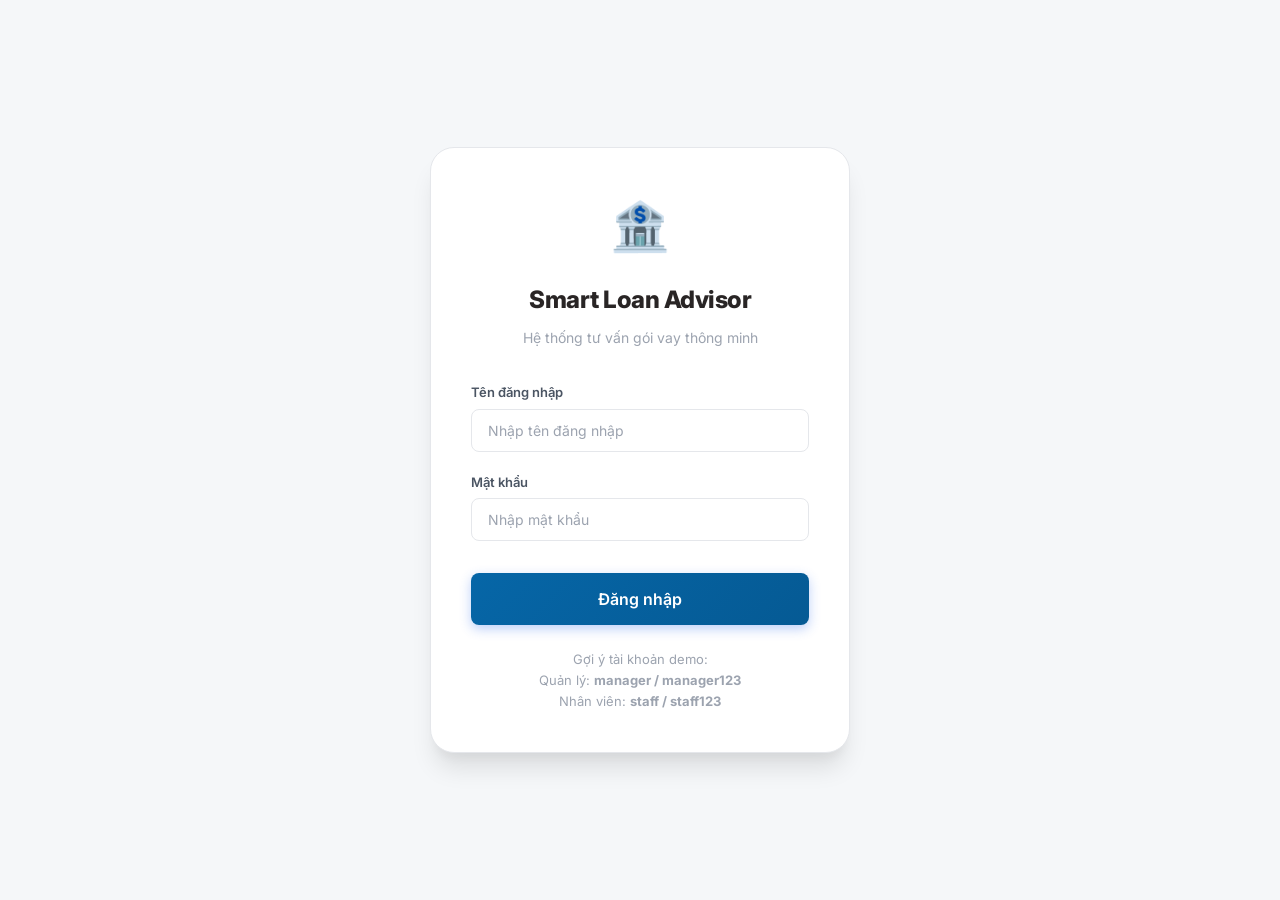
<file: frontend/index.html>
<!DOCTYPE html>
<html lang="vi">
<head>
    <meta charset="UTF-8">
    <meta name="viewport" content="width=device-width, initial-scale=1.0">
    <meta name="description" content="Smart Loan Advisor - Hệ thống tư vấn gói vay thông minh sử dụng Machine Learning">
    <title>Smart Loan Advisor - Tư vấn gói vay thông minh</title>
    <link rel="stylesheet" href="css/style.css">
</head>
<body>
    <div class="bg-pattern"></div>
    <div class="toast-container" id="toastContainer"></div>

    <!-- Mobile Toggle -->
    <button class="mobile-toggle" id="mobileToggle" onclick="toggleSidebar()">☰</button>

    <div class="app-container">
        <!-- ============ SIDEBAR ============ -->
        <aside class="sidebar" id="sidebar">
            <div class="sidebar-header">
                <a href="#" class="sidebar-logo" onclick="showPage('predict')">
                    <div class="logo-icon">🏦</div>
                    <div class="logo-text">
                        <span class="title">Smart Loan</span>
                        <span class="subtitle">AI Advisor</span>
                    </div>
                </a>
            </div>

            <nav class="sidebar-nav">
                <div class="nav-section">
                    <div class="nav-section-title">Main</div>
                    <button class="nav-item active" onclick="showPage('predict')" id="nav-predict">
                        <span class="nav-icon">🎯</span>
                        <span>Dự báo gói vay</span>
                    </button>
                    <button class="nav-item" onclick="showPage('dashboard')" id="nav-dashboard">
                        <span class="nav-icon">📊</span>
                        <span>Dashboard</span>
                    </button>
                </div>

                <div class="nav-section">
                    <div class="nav-section-title">Quản lý</div>
                    <button class="nav-item" onclick="showPage('packages')" id="nav-packages">
                        <span class="nav-icon">📦</span>
                        <span>Gói vay</span>
                    </button>
                    <button class="nav-item" onclick="showPage('applications')" id="nav-applications">
                        <span class="nav-icon">📋</span>
                        <span>Hồ sơ vay</span>
                    </button>
                </div>

                <div class="nav-section">
                    <div class="nav-section-title">Hệ thống</div>
                    <button class="nav-item" onclick="showPage('ml-management')" id="nav-ml-management">
                        <span class="nav-icon">🤖</span>
                        <span>ML Models</span>
                    </button>
                </div>
            </nav>

            <div class="sidebar-footer">
                <div class="ml-status">
                    <span class="status-dot" id="mlStatusDot"></span>
                    <span id="mlStatusText">Đang kiểm tra ML...</span>
                </div>
            </div>
        </aside>

        <!-- ============ MAIN CONTENT ============ -->
        <main class="main-content">
            <!-- Top Bar -->
            <div class="topbar">
                <h1 class="topbar-title" id="pageTitle">🎯 Dự báo gói vay phù hợp</h1>
                <div class="topbar-actions">
                    <button class="btn btn-outline btn-sm" onclick="checkMLStatus()">
                        🔄 Kiểm tra ML
                    </button>
                </div>
            </div>

            <!-- ===== PAGE: PREDICT ===== -->
            <div class="page-content" id="page-predict">
                <div class="card slide-up">
                    <div class="card-header">
                        <h3>📝 Thông tin khách hàng</h3>
                    </div>
                    <div class="card-body">
                        <form id="predictForm" onsubmit="handlePredict(event)">
                            <div class="form-grid">
                                <div class="form-group">
                                    <label>Số CCCD/CMND <span class="required">*</span></label>
                                    <input type="text" class="form-control" id="cccd" placeholder="0012010... " required>
                                </div>
                                <div class="form-group">
                                    <label>Họ tên <span class="required">*</span></label>
                                    <input type="text" class="form-control" id="customerName" placeholder="Nguyễn Văn A" required>
                                </div>
                                <div class="form-group">
                                    <label>Tuổi <span class="required">*</span></label>
                                    <input type="number" class="form-control" id="age" min="18" max="70" placeholder="30" required>
                                </div>
                                <div class="form-group">
                                    <label>Giới tính <span class="required">*</span></label>
                                    <select class="form-control" id="gender" required>
                                        <option value="">-- Chọn --</option>
                                        <option value="male">Nam</option>
                                        <option value="female">Nữ</option>
                                    </select>
                                </div>
                                <div class="form-group">
                                    <label>Tình trạng hôn nhân <span class="required">*</span></label>
                                    <select class="form-control" id="maritalStatus" required>
                                        <option value="">-- Chọn --</option>
                                        <option value="single">Độc thân</option>
                                        <option value="married">Đã kết hôn</option>
                                        <option value="divorced">Ly hôn</option>
                                    </select>
                                </div>
                                <div class="form-group">
                                    <label>Thu nhập hàng tháng <span class="required">*</span></label>
                                    <div class="input-suffix">
                                        <input type="number" class="form-control" id="monthlyIncome" min="1" step="0.1" placeholder="25" required>
                                        <span class="suffix">triệu VND</span>
                                    </div>
                                </div>
                                <div class="form-group">
                                    <label>Mục đích vay <span class="required">*</span></label>
                                    <select class="form-control" id="purpose" required>
                                        <option value="">-- Chọn --</option>
                                        <option value="bds">🏠 Mua bất động sản</option>
                                        <option value="o_to">🚗 Mua ô tô</option>
                                        <option value="tieu_dung">🛍️ Tiêu dùng</option>
                                        <option value="kinh_doanh">💼 Kinh doanh</option>
                                    </select>
                                </div>
                                <div class="form-group">
                                    <label>Số tiền cần vay <span class="required">*</span></label>
                                    <div class="input-suffix">
                                        <input type="number" class="form-control" id="loanAmount" min="1" step="1" placeholder="2000" required>
                                        <span class="suffix">triệu VND</span>
                                    </div>
                                </div>
                                <div class="form-group">
                                    <label>Thời hạn vay mong muốn <span class="required">*</span></label>
                                    <div class="input-suffix">
                                        <input type="number" class="form-control" id="loanTerm" min="6" max="360" placeholder="120" required>
                                        <span class="suffix">tháng</span>
                                    </div>
                                </div>
                                <div class="form-group">
                                    <label>Phương thức trả nợ <span class="required">*</span></label>
                                    <select class="form-control" id="repaymentMethod" required title="Chọn phương thức trả nợ">
                                        <option value="installment">Trả góp</option>
                                        <option value="interest_only">Trả lãi</option>
                                    </select>
                                </div>
                                <div class="form-group">
                                    <label>Chi phí sinh hoạt hàng tháng <span class="required">*</span></label>
                                    <div class="input-suffix">
                                        <input type="number" class="form-control" id="livingExpenses" min="0" step="0.1" placeholder="10" required>
                                        <span class="suffix">triệu VND</span>
                                    </div>
                                </div>
                                <div class="form-group">
                                    <label>Tổng nợ hiện tại <span class="required">*</span></label>
                                    <div class="input-suffix">
                                        <input type="number" class="form-control" id="currentDebt" min="0" step="1" placeholder="50" required>
                                        <span class="suffix">triệu VND</span>
                                    </div>
                                </div>
                                <div class="form-group">
                                    <label>Tổng giá trị tài sản <span class="required">*</span></label>
                                    <div class="input-suffix">
                                        <input type="number" class="form-control" id="assetValue" min="0" step="1" placeholder="1000" required>
                                        <span class="suffix">triệu VND</span>
                                    </div>
                                </div>
                                <div class="form-group">
                                    <label>Số người phụ thuộc <span class="required">*</span></label>
                                    <input type="number" class="form-control" id="dependents" min="0" placeholder="2" required>
                                </div>
                                <div class="form-group">
                                    <label>Tình trạng nhà ở <span class="required">*</span></label>
                                    <select class="form-control" id="housingStatus" required>
                                        <option value="own">Sở hữu</option>
                                        <option value="rent">Thuê nhà</option>
                                        <option value="stay_with_parents">Ở cùng bố mẹ</option>
                                    </select>
                                </div>
                                <div class="form-group">
                                    <label>Tài sản đảm bảo (nếu có)</label>
                                    <input type="text" class="form-control" id="collateralAssets" placeholder="Sổ đỏ, Xe ô tô...">
                                </div>
                            </div>

                            <div style="margin-top: 24px; display: flex; gap: 12px;">
                                <button type="submit" class="btn btn-primary btn-lg" id="predictBtn">
                                    🎯 Dự báo gói vay phù hợp
                                </button>
                                <button type="reset" class="btn btn-outline btn-lg" onclick="clearResults()">
                                    🗑️ Xóa
                                </button>
                            </div>
                        </form>
                    </div>
                </div>

                <div id="predictionResults" style="display:none;" class="fade-in">
                    <div class="section-title" style="margin-top: 32px;">
                        📊 Kết quả dự báo
                    </div>

                    <div class="recommendations-container" id="recommendationsContainer">
                        
                    </div>

                    <div id="assessmentBox">
                        
                    </div>
                </div>
            </div>

            <!-- ===== PAGE: DASHBOARD ===== -->
            <div class="page-content hidden" id="page-dashboard">
                <div class="stats-grid" id="dashboardStats">
                    
                </div>

                <div style="display: grid; grid-template-columns: 1fr 1fr; gap: 20px;">
                    <div class="card">
                        <div class="card-header">
                            <h3>📊 Phân bố theo mục đích vay</h3>
                        </div>
                        <div class="card-body">
                            <div class="chart-bar-group" id="purposeChart" style="padding-bottom: 50px;">
                            </div>
                        </div>
                    </div>
                    <div class="card">
                        <div class="card-header">
                            <h3>⚠️ Phân bố rủi ro</h3>
                        </div>
                        <div class="card-body">
                            <div class="chart-bar-group" id="riskChart" style="padding-bottom: 50px;">
                            </div>
                        </div>
                    </div>
                </div>
            </div>

            <!-- ===== PAGE: PACKAGES ===== -->
            <div class="page-content hidden" id="page-packages">
                <div class="packages-grid" id="packagesGrid">
                    
                </div>
            </div>

            <!-- ===== PAGE: APPLICATIONS ===== -->
            <div class="page-content hidden" id="page-applications">
                <div class="card">
                    <div class="card-header">
                        <h3>📋 Danh sách hồ sơ vay</h3>
                        <div style="display:flex; gap:8px;">
                            <select class="form-control" id="filterStatus" onchange="loadApplications()" style="padding: 8px 12px; font-size: 13px;">
                                <option value="">Tất cả trạng thái</option>
                                <option value="pending">Chờ duyệt</option>
                                <option value="approved">Đã duyệt</option>
                                <option value="rejected">Từ chối</option>
                            </select>
                        </div>
                    </div>
                    <div class="card-body" style="padding: 0;">
                        <div class="table-container">
                            <table>
                                <thead>
                                    <tr>
                                        <th>ID</th>
                                        <th>Khách hàng</th>
                                        <th>Gói vay</th>
                                        <th>Số tiền</th>
                                        <th>Thời hạn</th>
                                        <th>Lãi suất</th>
                                        <th>PT Trả nợ</th>
                                        <th>Rủi ro</th>
                                        <th>Trạng thái</th>
                                        <th>Thanh toán</th>
                                        <th>Thao tác</th>
                                    </tr>
                                </thead>
                                <tbody id="applicationsTable">
                                </tbody>
                            </table>
                        </div>
                        <div class="pagination-container" style="display: flex; justify-content: space-between; align-items: center; padding: 16px 24px; border-top: 1px solid var(--border-color); background: var(--gray-50);">
                            <div class="pagination-info" style="font-size: 13px; color: var(--text-muted);">
                                Tổng số: <span id="totalAppsCount">0</span> hồ sơ
                            </div>
                            <div class="pagination-actions" style="display: flex; gap: 4px; align-items: center;">
                                <button class="btn btn-outline btn-sm" id="prevPageBtn" onclick="changePage(-1)" style="padding: 6px 10px;">&laquo;</button>
                                <div id="pageNumbers" style="display: flex; gap: 4px;"></div>
                                <button class="btn btn-outline btn-sm" id="nextPageBtn" onclick="changePage(1)" style="padding: 6px 10px;">&raquo;</button>
                            </div>
                        </div>
                    </div>
                </div>
            </div>

            <!-- ===== PAGE: ML MANAGEMENT ===== -->
            <div class="page-content hidden" id="page-ml-management">
                <div>
                    <div class="card">
                        <div class="card-header">
                            <h3>🤖 Trạng thái Model</h3>
                        </div>
                        <div class="card-body" id="mlModelStatus">
                            <div class="empty-state">
                                <div class="empty-icon">⏳</div>
                                <h3>Đang kiểm tra...</h3>
                            </div>
                        </div>
                    </div>
                </div>

                <div class="card" style="margin-top: 20px;">
                    <div class="card-header">
                        <h3>🔄 Đồng bộ dữ liệu Database</h3>
                    </div>
                    <div class="card-body">
                        <p style="color: var(--text-secondary); margin-bottom: 16px;">
                            Model sẽ tự động học từ các hồ sơ vay có trạng thái <b>Đã thanh toán</b> hoặc <b>Nợ xấu</b> trong cơ sở dữ liệu. 
                            Hệ thống tự động đồng bộ vào lúc 02:00 AM hằng ngày.
                        </p>
                        <div id="syncStatus" class="risk-badge low" style="margin-bottom: 20px; display: inline-block;">
                            Trạng thái: Sẵn sàng
                        </div>
                        <div style="display: flex; gap: 12px;">
                            <button class="btn btn-primary" onclick="syncAndTrainDB()" id="syncBtn">
                                🔄 Đồng bộ & Huấn luyện ngay
                            </button>
                            <button class="btn btn-outline" onclick="checkMLStatus()">
                                🔃 Cập nhật trạng thái
                            </button>
                        </div>
                        <div id="syncResult" style="margin-top: 16px;"></div>
                    </div>
                </div>

                <div class="card" style="margin-top: 20px;">
                    <div class="card-header">
                        <h3>📁 Huấn luyện từ File Import</h3>
                    </div>
                    <div class="card-body">
                        <p style="color: var(--text-secondary); margin-bottom: 16px; line-height: 1.7;">
                            Upload file <b>CSV</b> hoặc <b>Excel</b> chứa dữ liệu huấn luyện. 
                            File cần có các cột bắt buộc:
                        </p>
                        <div style="display: flex; flex-wrap: wrap; gap: 8px; margin-bottom: 20px;">
                            <span class="risk-badge low">age</span>
                            <span class="risk-badge low">gender</span>
                            <span class="risk-badge low">marital_status</span>
                            <span class="risk-badge low">monthly_income</span>
                            <span class="risk-badge low">living_expenses</span>
                            <span class="risk-badge low">current_debt</span>
                            <span class="risk-badge low">asset_value</span>
                            <span class="risk-badge low">dependents</span>
                            <span class="risk-badge low">housing_status</span>
                            <span class="risk-badge low">loan_amount</span>
                            <span class="risk-badge low">purpose</span>
                            <span class="risk-badge low">loan_term_months</span>
                            <span class="risk-badge medium">package_id</span>
                            <span class="risk-badge medium">is_on_time_payment</span>
                        </div>

                        <div style="display: grid; grid-template-columns: 1fr 1fr; gap: 20px; margin-bottom: 16px;">
                            <div style="background: rgba(59,130,246,0.05); border: 1px dashed var(--primary-500); border-radius: var(--radius-md); padding: 16px;">
                                <p style="font-size: 13px; color: var(--text-muted); margin-bottom: 8px;">📌 Giá trị hợp lệ:</p>
                                <p style="font-size: 12px; color: var(--text-secondary); line-height: 1.8;">
                                    <b>gender:</b> male, female<br>
                                    <b>marital_status:</b> single, married, divorced<br>
                                    <b>housing_status:</b> own, rent, stay_with_parents<br>
                                    <b>purpose:</b> bds, o_to, tieu_dung, kinh_doanh<br>
                                    <b>package_id:</b> 1-10 (theo gói vay hiện có)<br>
                                    <b>is_on_time_payment:</b> 0 hoặc 1
                                </p>
                            </div>
                            <div style="background: rgba(16,185,129,0.05); border: 1px dashed var(--accent-500); border-radius: var(--radius-md); padding: 16px;">
                                <p style="font-size: 13px; color: var(--text-muted); margin-bottom: 8px;">📊 Yêu cầu:</p>
                                <p style="font-size: 12px; color: var(--text-secondary); line-height: 1.8;">
                                    • Tối thiểu <b>50 hàng</b> dữ liệu hợp lệ<br>
                                    • Ít nhất <b>2 loại package_id</b> khác nhau<br>
                                    • File CSV mã hóa UTF-8<br>
                                    • Excel: sheet đầu tiên được sử dụng
                                </p>
                            </div>
                        </div>

                        <div class="form-group" style="margin-bottom: 16px;">
                            <label>Chọn file dữ liệu (CSV / Excel)</label>
                            <input type="file" class="form-control" id="trainFile" accept=".csv,.xlsx,.xls" 
                                   style="padding: 10px;">
                        </div>
                        <div id="filePreview" style="margin-bottom: 16px;"></div>
                        <button class="btn btn-primary btn-lg" onclick="trainFromFile()" id="trainUploadBtn">
                            📁 Upload & Huấn luyện
                        </button>
                        <div id="trainUploadResult" style="margin-top: 16px;"></div>
                    </div>
                </div>
            </div>
        </main>
    </div>

    <script src="js/app.js"></script>
</body>
</html>
</file>
<file: frontend/css/style.css>
@import url('https://fonts.googleapis.com/css2?family=Inter:wght@300;400;500;600;700;800&display=swap');

:root {
    /* PVcombank Primary Colors */
    --primary-50: #e6f1f8;
    --primary-100: #cce3f1;
    --primary-200: #99c6e3;
    --primary-300: #66a9d5;
    --primary-400: #338bc7;
    --primary-500: #0772BA; /* PVcom Blue */
    --primary-600: #0666a7;
    --primary-700: #055a94;
    --primary-800: #044e81;
    --primary-900: #03426e;

    /* PVcombank Accent (Yellow) */
    --accent-400: #ffd239;
    --accent-500: #FFC708; /* PVcom Yellow */
    --accent-600: #e5b307;

    /* Supporting Colors - Adjusted for Light Theme */
    --success-400: #34d399;
    --success-500: #10b981;
    --warning-400: #fbbf24;
    --warning-500: #f59e0b;
    --danger-400: #f87171;
    --danger-500: #ef4444;

    /* Neutrals - Re-defined for Light Theme */
    --gray-50: #f9fafb;
    --gray-100: #f3f4f6;
    --gray-200: #e5e7eb;
    --gray-300: #d1d5db;
    --gray-400: #9ca3af;
    --gray-500: #6b7280;
    --gray-600: #4b5563;
    --gray-700: #374151;
    --gray-800: #1f2937;
    --gray-900: #111827;

    /* Light UI Theme Mapping */
    --bg-primary: #f5f7f9;
    --bg-secondary: #ffffff;
    --bg-card: #ffffff;
    --bg-card-hover: #f0f4f8;
    --bg-input: #ffffff;
    --text-primary: #292525;
    --text-secondary: #4b5563;
    --text-muted: #9ca3af;
    --border-color: #e5e7eb;
    --border-focus: #0772BA;

    /* Shadows adjusted for Light UI */
    --shadow-sm: 0 1px 2px rgba(0, 0, 0, 0.05);
    --shadow-md: 0 4px 6px -1px rgba(0, 0, 0, 0.1), 0 2px 4px -1px rgba(0, 0, 0, 0.06);
    --shadow-lg: 0 10px 15px -3px rgba(0, 0, 0, 0.1), 0 4px 6px -2px rgba(0, 0, 0, 0.05);
    --shadow-xl: 0 20px 25px -5px rgba(0, 0, 0, 0.1), 0 10px 10px -5px rgba(0, 0, 0, 0.04);
    --shadow-glow: 0 0 20px rgba(7, 114, 186, 0.1);

    /* Spacing & Others */
    --radius-sm: 8px;
    --radius-md: 12px;
    --radius-lg: 16px;
    --radius-xl: 24px;
    --transition-fast: 150ms ease;
    --transition-normal: 250ms ease;
    --transition-slow: 400ms cubic-bezier(0.4, 0, 0.2, 1);
}

/* ============ RESET & BASE ============ */
*, *::before, *::after {
    margin: 0;
    padding: 0;
    box-sizing: border-box;
}

html {
    scroll-behavior: smooth;
}

body {
    font-family: 'Inter', -apple-system, BlinkMacSystemFont, sans-serif;
    background: var(--bg-primary);
    color: var(--text-primary);
    line-height: 1.6;
    min-height: 100vh;
    -webkit-font-smoothing: antialiased;
}

/* ============ BACKGROUND ============ */
.bg-pattern {
    position: fixed;
    top: 0;
    left: 0;
    width: 100%;
    height: 100%;
    pointer-events: none;
    z-index: 0;
    overflow: hidden;
}

.bg-pattern::before {
    content: '';
    position: absolute;
    width: 600px;
    height: 600px;
    border-radius: 50%;
    background: radial-gradient(circle, rgba(7, 114, 186, 0.05) 0%, transparent 70%);
    top: -200px;
    right: -200px;
    animation: float 20s ease-in-out infinite;
}

.bg-pattern::after {
    content: '';
    position: absolute;
    width: 500px;
    height: 500px;
    border-radius: 50%;
    background: radial-gradient(circle, rgba(255, 199, 8, 0.05) 0%, transparent 70%);
    bottom: -150px;
    left: -150px;
    animation: float 25s ease-in-out infinite reverse;
}

@keyframes float {
    0%, 100% { transform: translate(0, 0) scale(1); }
    33% { transform: translate(30px, -30px) scale(1.05); }
    66% { transform: translate(-20px, 20px) scale(0.95); }
}

/* ============ LAYOUT ============ */
.app-container {
    position: relative;
    z-index: 1;
    display: flex;
    min-height: 100vh;
}

/* ============ SIDEBAR ============ */
.sidebar {
    width: 220px;
    background: var(--bg-secondary);
    border-right: 1px solid var(--border-color);
    display: flex;
    flex-direction: column;
    position: fixed;
    top: 0;
    left: 0;
    height: 100vh;
    z-index: 100;
    transition: transform var(--transition-slow);
}

.sidebar-header {
    padding: 24px;
    border-bottom: 1px solid var(--border-color);
}

.sidebar-logo {
    display: flex;
    align-items: center;
    gap: 12px;
    text-decoration: none;
}

.sidebar-logo .logo-icon {
    width: 44px;
    height: 44px;
    background: linear-gradient(135deg, var(--primary-500), var(--primary-700));
    border-radius: var(--radius-md);
    display: flex;
    align-items: center;
    justify-content: center;
    font-size: 22px;
    box-shadow: 0 4px 12px rgba(59, 130, 246, 0.3);
}

.sidebar-logo .logo-text {
    display: flex;
    flex-direction: column;
}

.sidebar-logo .logo-text .title {
    font-size: 16px;
    font-weight: 700;
    color: var(--text-primary);
    letter-spacing: -0.3px;
}

.sidebar-logo .logo-text .subtitle {
    font-size: 11px;
    color: var(--text-muted);
    text-transform: uppercase;
    letter-spacing: 1px;
}

.sidebar-nav {
    flex: 1;
    padding: 16px 12px;
    overflow-y: auto;
}

.nav-section {
    margin-bottom: 24px;
}

.nav-section-title {
    font-size: 11px;
    font-weight: 600;
    color: var(--text-muted);
    text-transform: uppercase;
    letter-spacing: 1.5px;
    padding: 0 12px;
    margin-bottom: 8px;
}

.nav-item {
    display: flex;
    align-items: center;
    gap: 12px;
    padding: 10px 12px;
    border-radius: var(--radius-sm);
    color: var(--text-secondary);
    text-decoration: none;
    font-size: 14px;
    font-weight: 500;
    cursor: pointer;
    transition: all var(--transition-fast);
    position: relative;
    border: none;
    background: none;
    width: 100%;
    text-align: left;
}

.nav-item:hover {
    background: var(--bg-card-hover);
    color: var(--text-primary);
}

.nav-item.active {
    background: var(--primary-50);
    color: var(--primary-600);
}

.nav-item.active::before {
    content: '';
    position: absolute;
    left: 0;
    top: 50%;
    transform: translateY(-50%);
    width: 4px;
    height: 24px;
    background: var(--accent-500);
    border-radius: 0 4px 4px 0;
}

.nav-item .nav-icon {
    font-size: 18px;
    width: 24px;
    text-align: center;
}

/* Sidebar footer */
.sidebar-footer {
    padding: 16px 24px;
    border-top: 1px solid var(--border-color);
}

.ml-status {
    display: flex;
    align-items: center;
    gap: 8px;
    font-size: 12px;
    color: var(--text-muted);
}

.ml-status .status-dot {
    width: 8px;
    height: 8px;
    border-radius: 50%;
    background: var(--danger-500);
    transition: background var(--transition-normal);
}

.ml-status .status-dot.ready {
    background: var(--accent-500);
    box-shadow: 0 0 8px rgba(16, 185, 129, 0.4);
}

/* ============ MAIN CONTENT ============ */
.main-content {
    flex: 1;
    margin-left: 220px;
    padding: 0;
    min-height: 100vh;
}

/* Top bar */
.topbar {
    position: sticky;
    top: 0;
    z-index: 50;
    background: rgba(255, 255, 255, 0.85);
    backdrop-filter: blur(20px);
    border-bottom: 1px solid var(--border-color);
    padding: 16px 32px;
    display: flex;
    align-items: center;
    justify-content: space-between;
}

.topbar-title {
    font-size: 20px;
    font-weight: 700;
    color: var(--text-primary);
    letter-spacing: -0.3px;
}

.topbar-actions {
    display: flex;
    align-items: center;
    gap: 12px;
}

/* Page content */
.page-content {
    padding: 32px;
    max-width: 1400px;
}

.page-content.hidden {
    display: none;
}

/* ============ CARDS ============ */
.card {
    background: var(--bg-card);
    border: 1px solid var(--border-color);
    border-radius: var(--radius-lg);
    overflow: hidden;
    transition: all var(--transition-normal);
}

.card:hover {
    border-color: rgba(59, 130, 246, 0.3);
    box-shadow: var(--shadow-glow);
}

.card-header {
    padding: 20px 24px;
    border-bottom: 1px solid var(--border-color);
    background: var(--primary-50);
    display: flex;
    align-items: center;
    justify-content: space-between;
}

.card-header h3 {
    font-size: 16px;
    font-weight: 700;
    color: var(--primary-800);
    display: flex;
    align-items: center;
    gap: 8px;
}

.card-body {
    padding: 52px 24px;
}

/* ============ STAT CARDS ============ */
.stats-grid {
    display: grid;
    grid-template-columns: repeat(auto-fit, minmax(240px, 1fr));
    gap: 20px;
    margin-bottom: 32px;
}

.stat-card {
    background: var(--bg-card);
    border: 1px solid var(--border-color);
    border-radius: var(--radius-lg);
    padding: 24px;
    position: relative;
    overflow: hidden;
    transition: all var(--transition-normal);
}

.stat-card:hover {
    transform: translateY(-2px);
    box-shadow: var(--shadow-lg);
}

.stat-card::after {
    content: '';
    position: absolute;
    top: 0;
    left: 0;
    right: 0;
    height: 3px;
}

.stat-card.blue::after { background: linear-gradient(90deg, var(--primary-500), var(--primary-400)); }
.stat-card.green::after { background: linear-gradient(90deg, var(--success-500), var(--success-400)); }
.stat-card.yellow::after { background: linear-gradient(90deg, var(--warning-500), var(--warning-400)); }
.stat-card.red::after { background: linear-gradient(90deg, var(--danger-500), var(--danger-400)); }

.stat-card .stat-icon {
    width: 48px;
    height: 48px;
    border-radius: var(--radius-md);
    display: flex;
    align-items: center;
    justify-content: center;
    font-size: 22px;
    margin-bottom: 16px;
}

.stat-card.blue .stat-icon { background: rgba(59, 130, 246, 0.15); }
.stat-card.green .stat-icon { background: rgba(16, 185, 129, 0.15); }
.stat-card.yellow .stat-icon { background: rgba(245, 158, 11, 0.15); }
.stat-card.red .stat-icon { background: rgba(239, 68, 68, 0.15); }

.stat-value {
    font-size: 32px;
    font-weight: 800;
    letter-spacing: -1px;
    margin-bottom: 4px;
}

.stat-card.blue .stat-value { color: var(--primary-500); }
.stat-card.green .stat-value { color: var(--success-500); }
.stat-card.yellow .stat-value { color: var(--warning-500); }
.stat-card.red .stat-value { color: var(--danger-500); }

.stat-label {
    font-size: 13px;
    color: var(--text-muted);
    font-weight: 500;
}

/* ============ FORMS ============ */
.form-grid {
    display: grid;
    grid-template-columns: repeat(auto-fit, minmax(280px, 1fr));
    gap: 20px;
}

.form-group {
    display: flex;
    flex-direction: column;
    gap: 6px;
}

.form-group label {
    font-size: 13px;
    font-weight: 600;
    color: var(--text-secondary);
    display: flex;
    align-items: center;
    gap: 6px;
}

.form-group label .required {
    color: var(--danger-400);
}

.form-control {
    width: 100%;
    padding: 12px 16px;
    background: var(--bg-input);
    border: 1px solid var(--border-color);
    border-radius: var(--radius-sm);
    color: var(--text-primary);
    font-size: 14px;
    font-family: inherit;
    transition: all var(--transition-fast);
    outline: none;
}

.form-control:focus {
    border-color: var(--border-focus);
    box-shadow: 0 0 0 3px rgba(59, 130, 246, 0.15);
}

.form-control::placeholder {
    color: var(--text-muted);
}

select.form-control {
    cursor: pointer;
    appearance: none;
    background-image: url("data:image/svg+xml,%3csvg xmlns='http://www.w3.org/2000/svg' viewBox='0 0 24 24' fill='%2394a3b8'%3e%3cpath d='M7 10l5 5 5-5z'/%3e%3c/svg%3e");
    background-repeat: no-repeat;
    background-position: right 12px center;
    background-size: 20px;
    padding-right: 40px;
}

.input-suffix {
    position: relative;
}

.input-suffix .suffix {
    position: absolute;
    right: 16px;
    top: 50%;
    transform: translateY(-50%);
    color: var(--text-muted);
    font-size: 13px;
    pointer-events: none;
}

.input-suffix .form-control {
    padding-right: 80px;
}

/* ============ BUTTONS ============ */
.btn {
    display: inline-flex;
    align-items: center;
    justify-content: center;
    gap: 8px;
    padding: 12px 24px;
    border-radius: var(--radius-sm);
    font-size: 14px;
    font-weight: 600;
    font-family: inherit;
    cursor: pointer;
    border: none;
    transition: all var(--transition-normal);
    text-decoration: none;
    position: relative;
    overflow: hidden;
}

.btn::after {
    content: '';
    position: absolute;
    inset: 0;
    background: linear-gradient(rgba(255,255,255,0.1), transparent);
    opacity: 0;
    transition: opacity var(--transition-fast);
}

.btn:hover::after {
    opacity: 1;
}

.btn-primary {
    background: linear-gradient(135deg, var(--primary-600), var(--primary-700));
    color: white;
    box-shadow: 0 4px 12px rgba(37, 99, 235, 0.3);
}

.btn-primary:hover {
    transform: translateY(-1px);
    box-shadow: 0 6px 20px rgba(37, 99, 235, 0.4);
}

.btn-success {
    background: var(--success-400);
    color: white;
    box-shadow: 0 4px 12px rgba(7, 114, 186, 0.2);
}

.btn-success:hover {
    background: var(--success-500);
    transform: translateY(-1px);
}

.btn-danger {
    background: var(--danger-400);
    color: var(--gray-900);
    box-shadow: 0 4px 12px rgba(255, 199, 8, 0.2);
}

.btn-danger:hover {
    background: var(--danger-500);
}

.btn-outline {
    background: transparent;
    border: 1px solid var(--border-color);
    color: var(--text-secondary);
}

.btn-outline:hover {
    border-color: var(--primary-500);
    color: var(--primary-400);
    background: rgba(59, 130, 246, 0.05);
}

.btn-sm {
    padding: 8px 16px;
    font-size: 13px;
}

.btn-lg {
    padding: 16px 32px;
    font-size: 16px;
}

.btn:disabled {
    opacity: 0.5;
    cursor: not-allowed;
    transform: none !important;
}

.btn .spinner {
    width: 18px;
    height: 18px;
    border: 2px solid rgba(255,255,255,0.3);
    border-top-color: white;
    border-radius: 50%;
    animation: spin 0.6s linear infinite;
}

@keyframes spin {
    to { transform: rotate(360deg); }
}

/* ============ RECOMMENDATION CARDS ============ */
.recommendations-container {
    display: grid;
    gap: 20px;
    margin-top: 24px;
}

.recommendation-card {
    background: var(--bg-card);
    border: 1px solid var(--border-color);
    border-radius: var(--radius-lg);
    overflow: hidden;
    transition: all var(--transition-normal);
    position: relative;
}

.recommendation-card:hover {
    border-color: rgba(59, 130, 246, 0.4);
    box-shadow: var(--shadow-glow);
    transform: translateY(-2px);
}

.recommendation-card.rank-1 {
    border-color: rgba(59, 130, 246, 0.4);
    box-shadow: 0 0 30px rgba(59, 130, 246, 0.1);
}

.recommendation-card.rank-1::before {
    content: '⭐ KHUYẾN NGHỊ SỐ 1';
    position: absolute;
    top: 0;
    right: 0;
    background: var(--accent-500);
    color: var(--gray-900);
    padding: 6px 16px;
    font-size: 11px;
    font-weight: 700;
    letter-spacing: 0.5px;
    border-radius: 0 0 0 var(--radius-md);
}

.rec-header {
    padding: 24px;
    display: flex;
    align-items: flex-start;
    justify-content: space-between;
    border-bottom: 1px solid var(--border-color);
}

.rec-header .rec-title {
    display: flex;
    flex-direction: column;
    gap: 4px;
}

.rec-header .rec-name {
    font-size: 18px;
    font-weight: 700;
    color: var(--text-primary);
}

.rec-header .rec-purpose {
    font-size: 13px;
    color: var(--text-muted);
}

.rec-confidence {
    display: flex;
    flex-direction: column;
    align-items: flex-end;
    gap: 4px;
}

.confidence-value {
    font-size: 28px;
    font-weight: 800;
    color: var(--primary-400);
    letter-spacing: -1px;
}

.confidence-label {
    font-size: 11px;
    color: var(--text-muted);
    text-transform: uppercase;
    letter-spacing: 0.5px;
}

.rec-body {
    padding: 24px;
    display: grid;
    grid-template-columns: repeat(auto-fit, minmax(230px, 1fr));
    gap: 16px;
}

.rec-detail {
    display: flex;
    flex-direction: column;
    gap: 4px;
}

.rec-detail .detail-label {
    font-size: 11px;
    color: var(--text-muted);
    text-transform: uppercase;
    letter-spacing: 0.5px;
    font-weight: 600;
}

.rec-detail .detail-value {
    font-size: 16px;
    font-weight: 700;
    color: var(--text-primary);
}

.rec-detail .detail-value.text-success { color: var(--accent-400); }
.rec-detail .detail-value.text-warning { color: var(--warning-400); }
.rec-detail .detail-value.text-danger { color: var(--danger-400); }

.rec-footer {
    padding: 16px 24px;
    background: rgba(0, 0, 0, 0.2);
    border-top: 1px solid var(--border-color);
}

.rec-reason {
    font-size: 13px;
    color: var(--text-secondary);
    line-height: 1.7;
}

.rec-actions {
    display: flex;
    gap: 12px;
    margin-top: 12px;
}

/* ============ RISK BADGE ============ */
.risk-badge {
    display: inline-flex;
    align-items: center;
    gap: 6px;
    padding: 4px 12px;
    border-radius: 20px;
    font-size: 12px;
    font-weight: 600;
    text-transform: uppercase;
    letter-spacing: 0.5px;
}

.risk-badge.low {
    background: rgba(16, 185, 129, 0.15);
    color: var(--success-400);
}

.risk-badge.medium {
    background: rgba(245, 158, 11, 0.15);
    color: var(--warning-400);
}

.risk-badge.high {
    background: rgba(239, 68, 68, 0.15);
    color: var(--danger-400);
}

/* ============ ASSESSMENT BOX ============ */
.assessment-box {
    margin-top: 32px;
    border-radius: var(--radius-lg);
    padding: 24px;
    border: 1px solid;
}

.assessment-box.good {
    background: rgba(16, 185, 129, 0.08);
    border-color: rgba(16, 185, 129, 0.2);
}

.assessment-box.medium {
    background: rgba(245, 158, 11, 0.08);
    border-color: rgba(245, 158, 11, 0.2);
}

.assessment-box.bad {
    background: rgba(239, 68, 68, 0.08);
    border-color: rgba(239, 68, 68, 0.2);
}

.assessment-box .assessment-title {
    font-size: 16px;
    font-weight: 700;
    margin-bottom: 8px;
    display: flex;
    align-items: center;
    gap: 8px;
}

.assessment-box.good .assessment-title { color: var(--accent-400); }
.assessment-box.medium .assessment-title { color: var(--warning-400); }
.assessment-box.bad .assessment-title { color: var(--danger-400); }

.assessment-box .assessment-text {
    font-size: 14px;
    color: var(--text-secondary);
    line-height: 1.7;
    white-space: pre-line;
}

/* ============ TABLES ============ */
.table-container {
    overflow-x: auto;
    border-radius: var(--radius-md);
}

.table-container {
    width: 100%;
    overflow-x: auto;
    -webkit-overflow-scrolling: touch;
}

table {
    width: 100%;
    border-collapse: collapse;
}

table th {
    padding: 12px 16px;
    text-align: left;
    font-size: 12px;
    font-weight: 600;
    color: var(--text-muted);
    text-transform: uppercase;
    letter-spacing: 0.5px;
    background: rgba(0, 0, 0, 0.2);
    border-bottom: 1px solid var(--border-color);
}

table td {
    padding: 10px 12px;
    font-size: 13px;
    color: var(--text-secondary);
    border-bottom: 1px solid var(--border-color);
    white-space: nowrap;
}

.table-responsive {
    width: 100%;
    overflow-x: auto;
    -webkit-overflow-scrolling: touch;
    border-radius: var(--radius-lg);
}

.badge-compact {
    background: var(--primary-50);
    color: var(--primary-700);
    font-size: 11px;
    padding: 2px 6px;
    border-radius: 4px;
    border: 1px solid var(--primary-200);
    font-weight: 500;
}

table tbody tr {
    transition: background var(--transition-fast);
}

table tbody tr:hover {
    background: var(--bg-card-hover);
}

/* Status badges */
.status-badge {
    display: inline-flex;
    align-items: center;
    gap: 4px;
    padding: 4px 10px;
    border-radius: 20px;
    font-size: 12px;
    font-weight: 600;
}

.status-badge.pending {
    background: rgba(245, 158, 11, 0.15);
    color: var(--warning-400);
}

.status-badge.approved {
    background: rgba(16, 185, 129, 0.15);
    color: var(--success-400);
}

.status-badge.rejected {
    background: rgba(239, 68, 68, 0.15);
    color: var(--danger-400);
}

/* ============ PROGRESS BAR ============ */
.progress-bar {
    height: 8px;
    background: rgba(255, 255, 255, 0.05);
    border-radius: 4px;
    overflow: hidden;
}

.progress-bar .progress-fill {
    height: 100%;
    border-radius: 4px;
    transition: width 1s ease;
    background: linear-gradient(90deg, var(--primary-500), var(--accent-500));
}

/* ============ TOAST / NOTIFICATIONS ============ */
.toast-container {
    position: fixed;
    top: 24px;
    right: 24px;
    z-index: 10000;
    display: flex;
    flex-direction: column;
    gap: 12px;
}

.toast {
    background: var(--bg-card);
    border: 1px solid var(--border-color);
    border-radius: var(--radius-md);
    padding: 16px 20px;
    box-shadow: var(--shadow-xl);
    display: flex;
    align-items: center;
    gap: 12px;
    animation: slideInRight 0.3s ease;
    min-width: 320px;
}

.toast.success { border-left: 4px solid var(--accent-500); }
.toast.error { border-left: 4px solid var(--danger-500); }
.toast.info { border-left: 4px solid var(--primary-500); }

@keyframes slideInRight {
    from { transform: translateX(100%); opacity: 0; }
    to { transform: translateX(0); opacity: 1; }
}

/* ============ LOADING SKELETON ============ */
.skeleton {
    background: linear-gradient(90deg, var(--bg-card) 25%, var(--bg-card-hover) 50%, var(--bg-card) 75%);
    background-size: 200% 100%;
    animation: shimmer 1.5s infinite;
    border-radius: var(--radius-sm);
}

@keyframes shimmer {
    0% { background-position: 200% 0; }
    100% { background-position: -200% 0; }
}

/* ============ EMPTY STATE ============ */
.empty-state {
    text-align: center;
    padding: 60px 24px;
    color: var(--text-muted);
}

.empty-state .empty-icon {
    font-size: 64px;
    margin-bottom: 16px;
    opacity: 0.5;
}

.empty-state h3 {
    font-size: 18px;
    font-weight: 600;
    color: var(--text-secondary);
    margin-bottom: 8px;
}

.empty-state p {
    font-size: 14px;
    max-width: 400px;
    margin: 0 auto;
}

/* ============ PACKAGE CARDS ============ */
.packages-grid {
    display: grid;
    grid-template-columns: repeat(auto-fill, minmax(320px, 1fr));
    gap: 20px;
}

.package-card {
    background: var(--bg-card);
    border: 1px solid var(--border-color);
    border-radius: var(--radius-lg);
    padding: 24px;
    transition: all var(--transition-normal);
    position: relative;
    overflow: hidden;
}

.package-card:hover {
    transform: translateY(-4px);
    box-shadow: var(--shadow-lg);
    border-color: rgba(59, 130, 246, 0.3);
}

.package-card .pkg-purpose {
    display: inline-block;
    padding: 4px 12px;
    border-radius: 20px;
    font-size: 11px;
    font-weight: 600;
    text-transform: uppercase;
    letter-spacing: 0.5px;
    margin-bottom: 12px;
}

.package-card .pkg-purpose.bds { background: rgba(139, 92, 246, 0.15); color: #a78bfa; }
.package-card .pkg-purpose.o_to { background: rgba(59, 130, 246, 0.15); color: var(--primary-400); }
.package-card .pkg-purpose.tieu_dung { background: rgba(16, 185, 129, 0.15); color: var(--accent-400); }
.package-card .pkg-purpose.kinh_doanh { background: rgba(245, 158, 11, 0.15); color: var(--warning-400); }

.package-card .pkg-name {
    font-size: 18px;
    font-weight: 700;
    margin-bottom: 8px;
    color: var(--primary-500);
}

.package-card .pkg-desc {
    font-size: 13px;
    color: var(--text-muted);
    margin-bottom: 20px;
    line-height: 1.6;
}

.package-card .pkg-details {
    display: grid;
    grid-template-columns: 1fr 1fr;
    gap: 12px;
}

.package-card .pkg-detail-item {
    display: flex;
    flex-direction: column;
    gap: 2px;
}

.package-card .pkg-detail-label {
    font-size: 11px;
    color: var(--text-muted);
    text-transform: uppercase;
    letter-spacing: 0.5px;
}

.package-card .pkg-detail-value {
    font-size: 15px;
    font-weight: 700;
    color: var(--text-primary);
}

.promotion-tag {
    display: inline-flex;
    align-items: center;
    gap: 4px;
    padding: 6px 12px;
    background: rgba(16, 185, 129, 0.1);
    border: 1px solid rgba(16, 185, 129, 0.2);
    border-radius: var(--radius-sm);
    font-size: 12px;
    font-weight: 600;
    color: var(--accent-400);
    margin-top: 12px;
}

/* ============ MOBILE TOGGLE ============ */
.mobile-toggle {
    display: none;
    position: fixed;
    top: 16px;
    left: 16px;
    z-index: 200;
    background: var(--bg-card);
    border: 1px solid var(--border-color);
    border-radius: var(--radius-sm);
    padding: 10px;
    color: var(--text-primary);
    cursor: pointer;
    font-size: 20px;
}

/* ============ RESPONSIVE ============ */
@media (max-width: 768px) {
    .mobile-toggle {
        display: block;
    }

    .sidebar {
        transform: translateX(-100%);
    }

    .sidebar.open {
        transform: translateX(0);
        box-shadow: var(--shadow-xl);
    }

    .main-content {
        margin-left: 0;
    }

    .page-content {
        padding: 20px 16px;
    }

    .stats-grid {
        grid-template-columns: 1fr 1fr;
    }

    .form-grid {
        grid-template-columns: 1fr;
    }

    .topbar {
        padding: 16px;
        padding-left: 56px;
    }

    .rec-body {
        grid-template-columns: 1fr 1fr;
    }
}

@media (max-width: 480px) {
    .stats-grid {
        grid-template-columns: 1fr;
    }
}

/* ============ ANIMATIONS ============ */
.fade-in {
    animation: fadeIn 0.4s ease;
}

@keyframes fadeIn {
    from { opacity: 0; transform: translateY(10px); }
    to { opacity: 1; transform: translateY(0); }
}

.slide-up {
    animation: slideUp 0.5s ease;
}

@keyframes slideUp {
    from { opacity: 0; transform: translateY(30px); }
    to { opacity: 1; transform: translateY(0); }
}

/* ============ CHARTS PLACEHOLDER ============ */
.chart-container {
    position: relative;
    height: 300px;
}

.chart-bar-group {
    display: flex;
    align-items: flex-end;
    gap: 8px;
    height: 200px;
    padding: 0 20px;
}

.chart-bar {
    flex: 1;
    background: linear-gradient(to top, var(--primary-600), var(--primary-400));
    border-radius: 6px 6px 0 0;
    min-width: 40px;
    position: relative;
    transition: height 1s ease;
}

.chart-bar:hover {
    filter: brightness(1.2);
}

.chart-bar .bar-label {
    position: absolute;
    bottom: -40px;
    left: 50%;
    transform: translateX(-50%);
    font-size: 11px;
    color: var(--text-muted);
    white-space: nowrap;
}

.chart-bar .bar-value {
    position: absolute;
    top: -24px;
    left: 50%;
    transform: translateX(-50%);
    font-size: 13px;
    font-weight: 700;
    color: var(--text-primary);
}

/* ============ SECTION DIVIDER ============ */
.section-title {
    font-size: 14px;
    font-weight: 600;
    color: var(--text-muted);
    text-transform: uppercase;
    letter-spacing: 1px;
    margin-bottom: 16px;
    display: flex;
    align-items: center;
    gap: 12px;
}

.section-title::after {
    content: '';
    flex: 1;
    height: 1px;
    background: var(--border-color);
}
/* ============ LOGIN PAGE ============ */
.login-container {
    min-height: 100vh;
    display: flex;
    align-items: center;
    justify-content: center;
    padding: 20px;
    background: var(--bg-primary);
    position: relative;
    z-index: 1;
}

.login-card {
    width: 100%;
    max-width: 420px;
    background: var(--bg-card);
    border: 1px solid var(--border-color);
    border-radius: var(--radius-xl);
    padding: 40px;
    box-shadow: var(--shadow-xl);
    animation: slideUp 0.6s ease-out;
}

.login-header {
    text-align: center;
    margin-bottom: 32px;
}

.login-logo {
    font-size: 48px;
    margin-bottom: 16px;
    display: block;
}

.login-header h2 {
    font-size: 24px;
    font-weight: 800;
    color: var(--text-primary);
    margin-bottom: 8px;
    letter-spacing: -0.5px;
}

.login-header p {
    font-size: 14px;
    color: var(--text-muted);
}

.login-form .form-group {
    margin-bottom: 20px;
}

.login-btn {
    width: 100%;
    margin-top: 12px;
}

#login-error {
    background: rgba(239, 68, 68, 0.1);
    border: 1px solid rgba(239, 68, 68, 0.2);
    color: var(--danger-400);
    padding: 12px;
    border-radius: var(--radius-sm);
    font-size: 13px;
    margin-bottom: 20px;
    display: none;
    text-align: center;
}

/* User Profile in Sidebar */
.user-profile {
    padding: 16px;
    margin: 8px 12px 16px;
    background: rgba(255, 255, 255, 0.03);
    border-radius: var(--radius-md);
    display: flex;
    align-items: center;
    gap: 12px;
}

.user-avatar {
    width: 40px;
    height: 40px;
    background: linear-gradient(135deg, var(--primary-400), var(--primary-600));
    border-radius: 50%;
    display: flex;
    align-items: center;
    justify-content: center;
    font-weight: 700;
    color: white;
}

.user-info {
    flex: 1;
    min-width: 0;
}

.user-name {
    font-size: 14px;
    font-weight: 600;
    color: var(--text-primary);
    white-space: nowrap;
    overflow: hidden;
    text-overflow: ellipsis;
}

.user-role {
    font-size: 11px;
    color: var(--text-muted);
    text-transform: uppercase;
    letter-spacing: 0.5px;
}

.logout-btn {
    color: var(--danger-400);
    margin-top: auto;
}

.logout-btn:hover {
    background: rgba(239, 68, 68, 0.1);
    color: var(--danger-500);
}
</file>
